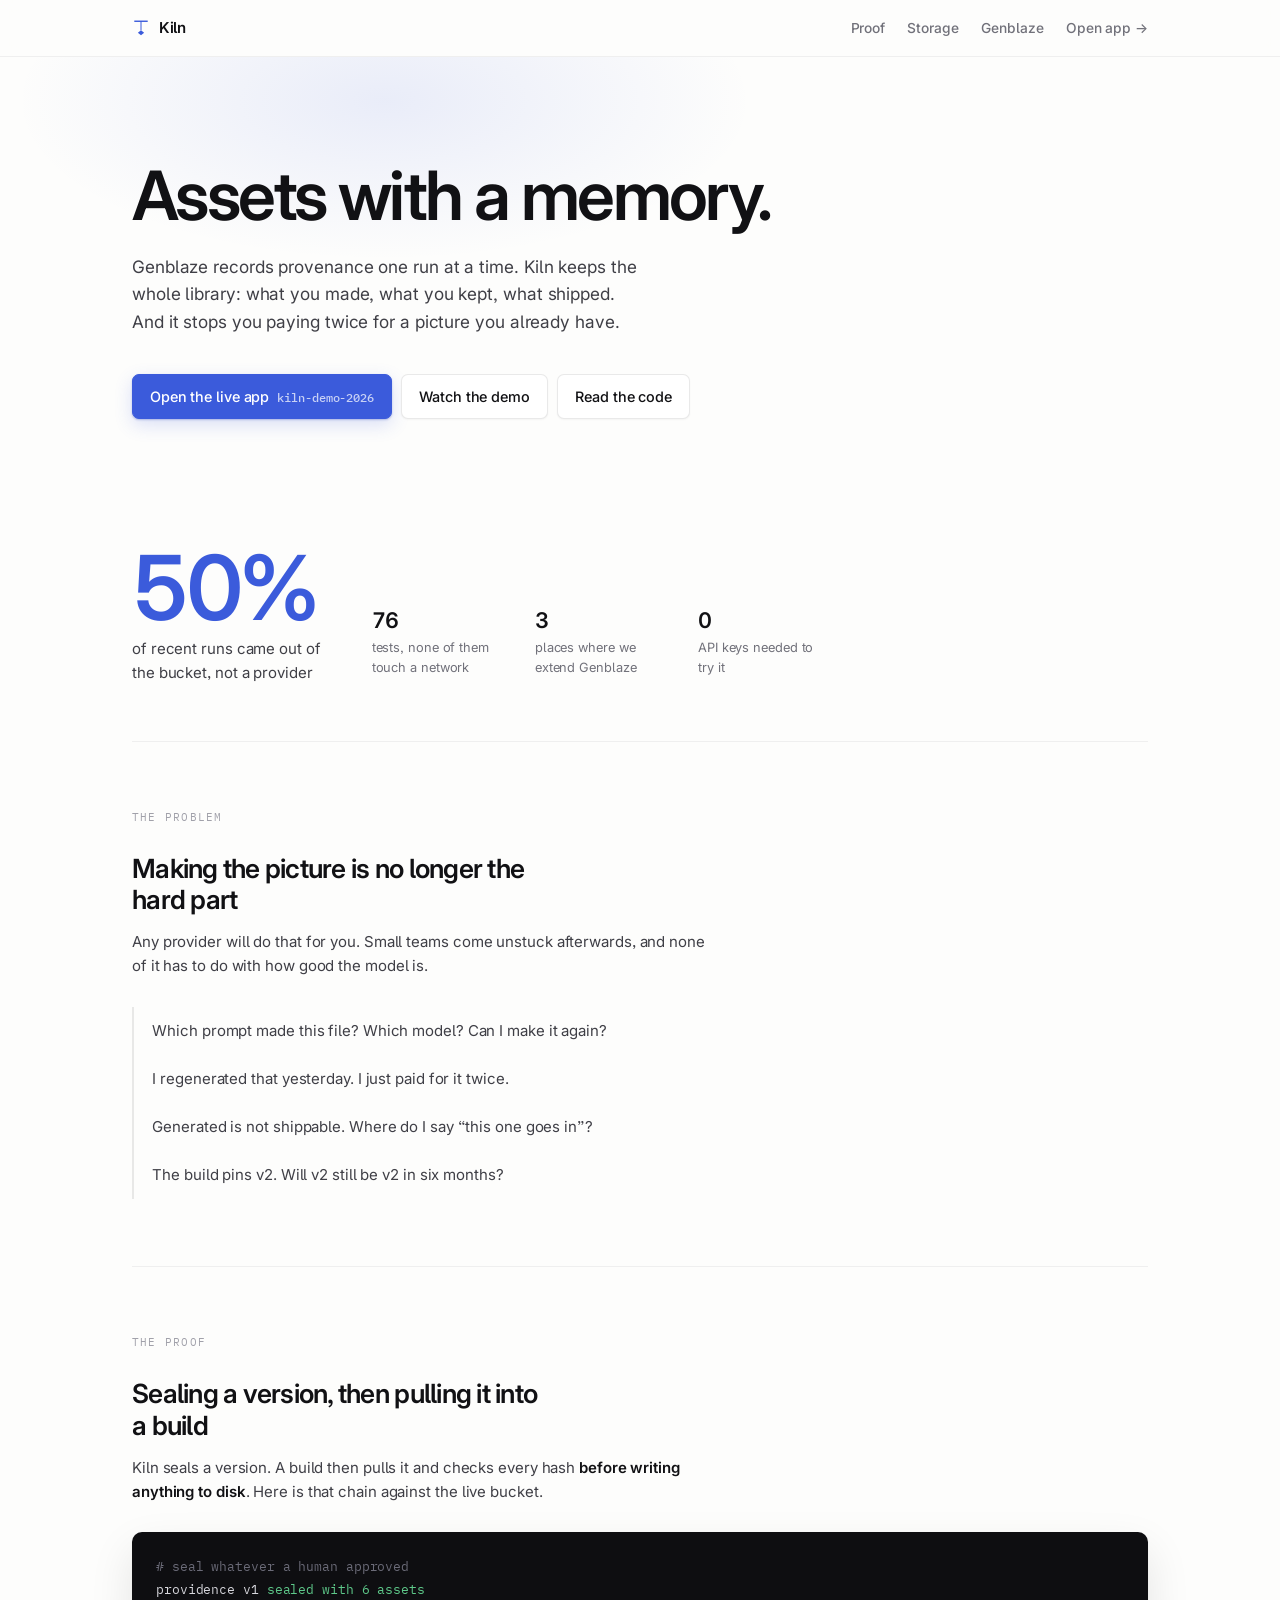
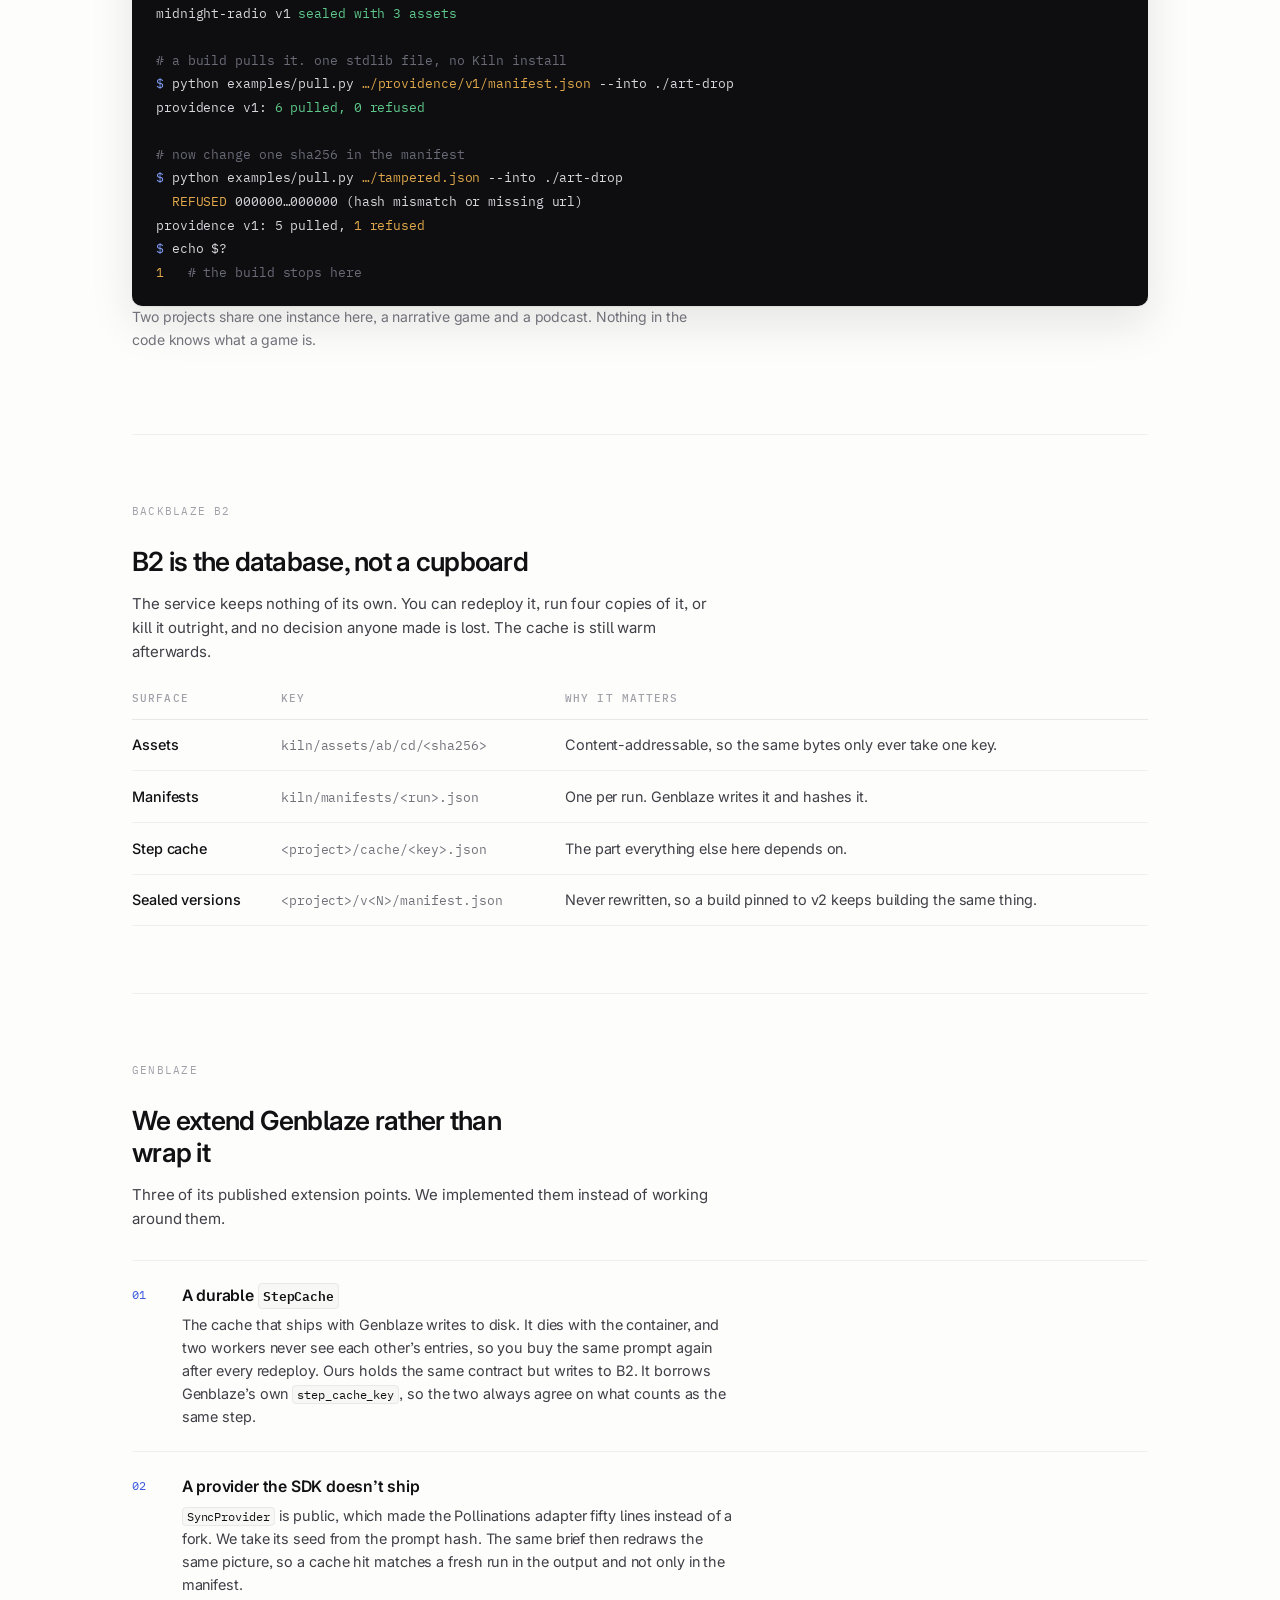
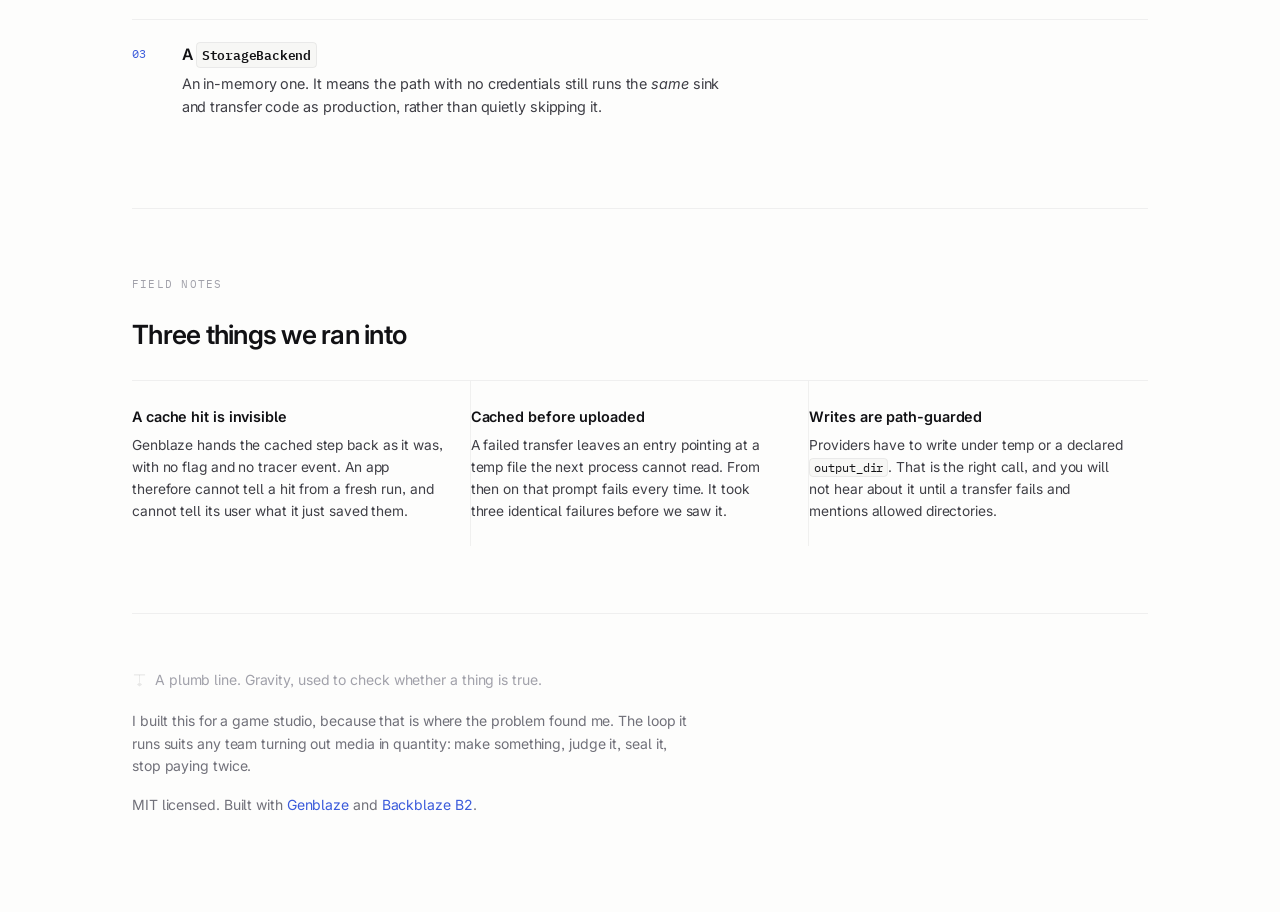
<file: static/index.html>
<!doctype html>
<html lang="en">
<head>
<meta charset="utf-8">
<meta name="viewport" content="width=device-width, initial-scale=1">
<title>Kiln, assets with a memory</title>
<meta name="description" content="A curated, versioned asset library built on Genblaze and Backblaze B2. Make something, judge it, seal it, and stop paying twice for what you already have.">
<link rel="icon" href="data:image/svg+xml,%3Csvg xmlns='http://www.w3.org/2000/svg' viewBox='0 0 24 24'%3E%3Crect width='24' height='24' fill='%233b5bdb'/%3E%3Cline x1='4' y1='3' x2='20' y2='3' stroke='%23fff' stroke-width='2.2' stroke-linecap='square'/%3E%3Cline x1='12' y1='3' x2='12' y2='15' stroke='%23fff' stroke-width='1.54'/%3E%3Cpath d='M 12 15 L 16.2 18.4 L 12 21.5 L 7.8 18.4 Z' fill='%23fff'/%3E%3C/svg%3E">
<link rel="preconnect" href="https://fonts.googleapis.com">
<link rel="preconnect" href="https://fonts.gstatic.com" crossorigin>
<link href="https://fonts.googleapis.com/css2?family=Inter:wght@400;500;600;700&family=IBM+Plex+Mono:wght@400;500&display=swap" rel="stylesheet">
<style>
  :root {
    --bg:      #fdfdfc;
    --bg2:     #f7f7f5;
    --line:    rgba(17,17,20,.09);
    --line2:   rgba(17,17,20,.055);
    --ink:     #111114;
    --ink2:    #3f3f46;
    --muted:   #71717a;
    --faint:   #a1a1aa;
    --blue:    #3b5bdb;
    --blue-d:  #2543b8;
    --danger:  #c0392b;
    --sans: 'Inter', system-ui, -apple-system, sans-serif;
    --mono: 'IBM Plex Mono', ui-monospace, 'SF Mono', Menlo, monospace;
  }
  *, *::before, *::after { box-sizing: border-box; margin: 0; padding: 0; }
  html { scroll-behavior: smooth; -webkit-text-size-adjust: 100%; }
  body {
    background: var(--bg);
    color: var(--ink);
    font-family: var(--sans);
    font-size: 15px;
    line-height: 1.6;
    letter-spacing: -0.006em;
    -webkit-font-smoothing: antialiased;
    font-feature-settings: 'cv05' 1, 'ss03' 1;
  }
  .wrap { max-width: 1080px; margin: 0 auto; padding: 0 2rem; }
  @media (max-width: 640px) { .wrap { padding: 0 1.25rem; } }

  /* ── nav ─────────────────────────────────────────────── */
  nav {
    position: sticky; top: 0; z-index: 10;
    background: rgba(253,253,252,.82);
    backdrop-filter: saturate(180%) blur(12px);
    border-bottom: 1px solid var(--line2);
  }
  nav .wrap { display: flex; align-items: center; justify-content: space-between; height: 56px; }
  .brand { display: flex; align-items: center; gap: 0.55rem; text-decoration: none; color: var(--ink); }
  .brand svg { color: var(--blue); display: block; }
  .brand span { font-weight: 600; font-size: 0.94rem; letter-spacing: -0.015em; }
  nav .links { display: flex; gap: 1.4rem; align-items: center; }
  nav .links a { color: var(--muted); text-decoration: none; font-size: 0.86rem; font-weight: 500; transition: color .15s; }
  nav .links a:hover { color: var(--ink); }
  @media (max-width: 640px) { nav .links a.hide-sm { display: none; } }

  /* ── hero: one glow, asymmetric measure ──────────────── */
  header { position: relative; padding: 6.5rem 0 5rem; overflow: hidden; }
  header::before {
    content: '';
    position: absolute; inset: -40% 30% 40% -10%;
    background: radial-gradient(closest-side, rgba(59,91,219,.10), transparent 72%);
    pointer-events: none;
  }
  header .wrap { position: relative; }
  h1 {
    font-size: clamp(2.9rem, 6.4vw, 4.25rem);
    line-height: 1.02;
    letter-spacing: -0.038em;
    font-weight: 600;
    max-width: 15ch;          /* forces the break, so the line is designed rather than accidental */
    margin-bottom: 1.4rem;
  }
  .claim { font-size: 1.075rem; color: var(--ink2); max-width: 46ch; margin-bottom: 2.4rem; }
  .claim b { color: var(--ink); font-weight: 600; }

  .actions { display: flex; flex-wrap: wrap; gap: 0.6rem; align-items: center; }
  a.btn {
    display: inline-flex; align-items: baseline; gap: 0.5rem;
    padding: 0.62rem 1.05rem;
    border-radius: 7px;
    text-decoration: none;
    font-weight: 500; font-size: 0.9rem;
    border: 1px solid var(--line);
    background: #fff; color: var(--ink);
    box-shadow: 0 1px 2px rgba(17,17,20,.04);
    transition: background .15s, border-color .15s, transform .15s;
  }
  a.btn:hover { transform: translateY(-1px); border-color: rgba(17,17,20,.18); }
  a.btn.primary {
    background: var(--blue); border-color: var(--blue); color: #fff;
    box-shadow: 0 1px 2px rgba(37,67,184,.30), 0 6px 18px rgba(59,91,219,.18);
  }
  a.btn.primary:hover { background: var(--blue-d); border-color: var(--blue-d); }
  a.btn .k { font-family: var(--mono); font-size: 0.76rem; opacity: .72; }

  /* ── the one big number, then the rest small ─────────── */
  .figures {
    display: flex; align-items: flex-end; gap: 2.6rem;
    flex-wrap: wrap;
    padding: 3rem 0 3.5rem;
    border-bottom: 1px solid var(--line2);
  }
  .figure-lead .n {
    font-size: clamp(3.6rem, 9vw, 5.6rem);
    font-weight: 600; letter-spacing: -0.05em; line-height: 0.92;
    color: var(--blue);
    font-variant-numeric: tabular-nums;
  }
  .figure-lead .l { color: var(--ink2); max-width: 22ch; margin-top: 0.5rem; }
  .figure-rest { display: flex; gap: 2.2rem; flex-wrap: wrap; padding-bottom: 0.4rem; }
  .figure-rest div .n { font-size: 1.35rem; font-weight: 600; letter-spacing: -0.02em; font-variant-numeric: tabular-nums; }
  .figure-rest div .l { font-size: 0.8rem; color: var(--muted); max-width: 16ch; }

  /* ── sections ────────────────────────────────────────── */
  section { padding: 4.2rem 0; border-bottom: 1px solid var(--line2); }
  .eyebrow {
    font-family: var(--mono);
    font-size: 0.695rem;
    text-transform: uppercase;
    letter-spacing: 0.11em;
    color: var(--faint);
    margin-bottom: 1.6rem;
  }
  h2 {
    font-size: 1.65rem; font-weight: 600; letter-spacing: -0.028em;
    line-height: 1.2; margin-bottom: 0.9rem; max-width: 24ch;
  }
  p { color: var(--ink2); max-width: 64ch; margin-bottom: 1rem; }
  p b { color: var(--ink); font-weight: 600; }
  .note { color: var(--muted); font-size: 0.875rem; }
  code {
    font-family: var(--mono); font-size: 0.845em;
    background: var(--bg2); border: 1px solid var(--line2);
    padding: 0.08em 0.34em; border-radius: 4px; color: var(--ink);
  }

  /* questions: a rule, not a card */
  .asks { list-style: none; margin: 1.8rem 0 0; }
  .asks li {
    padding: 0.75rem 0 0.75rem 1.15rem;
    border-left: 2px solid var(--line);
    color: var(--ink2);
    transition: border-color .15s, color .15s;
  }
  .asks li:hover { border-left-color: var(--blue); color: var(--ink); }

  /* B2 surfaces: a table, because it is tabular */
  table { width: 100%; border-collapse: collapse; margin-top: 1.6rem; font-size: 0.9rem; }
  th {
    text-align: left; font-weight: 500; color: var(--faint);
    font-family: var(--mono); font-size: 0.695rem; text-transform: uppercase; letter-spacing: 0.1em;
    padding-bottom: 0.7rem; border-bottom: 1px solid var(--line);
  }
  td { padding: 0.85rem 1rem 0.85rem 0; border-bottom: 1px solid var(--line2); vertical-align: top; color: var(--ink2); }
  td:first-child { color: var(--ink); font-weight: 500; white-space: nowrap; }
  td code { background: none; border: none; padding: 0; color: var(--muted); font-size: 0.8rem; }
  @media (max-width: 700px) { table, thead, tbody, tr, td, th { display: block; } th { display: none; } td { border: none; padding: 0.15rem 0; } tr { padding: 0.9rem 0; border-bottom: 1px solid var(--line2); display: block; } }

  /* seams: numbered, not boxed */
  .seams { counter-reset: seam; margin-top: 1.8rem; }
  .seam { display: grid; grid-template-columns: 2rem 1fr; gap: 1.1rem; padding: 1.4rem 0; border-top: 1px solid var(--line2); }
  .seam::before {
    counter-increment: seam; content: counter(seam, decimal-leading-zero);
    font-family: var(--mono); font-size: 0.78rem; color: var(--blue); padding-top: 0.15rem;
  }
  .seam h3 { font-size: 0.985rem; font-weight: 600; letter-spacing: -0.012em; margin-bottom: 0.3rem; }
  .seam p { margin: 0; font-size: 0.9rem; max-width: 62ch; }

  /* findings: three columns, hairline separated, no boxes */
  .finds { display: grid; grid-template-columns: repeat(auto-fit, minmax(220px, 1fr)); gap: 0; margin-top: 1.8rem; border-top: 1px solid var(--line2); }
  .find { padding: 1.5rem 1.5rem 1.5rem 0; border-right: 1px solid var(--line2); }
  .find:last-child { border-right: none; }
  .find h3 { font-size: 0.9rem; font-weight: 600; margin-bottom: 0.4rem; }
  .find p { font-size: 0.86rem; margin: 0; }
  @media (max-width: 700px) { .find { border-right: none; border-bottom: 1px solid var(--line2); padding-right: 0; } .find:last-child { border-bottom: none; } }

  /* the single dark element */
  pre {
    background: #0e0e11;
    color: #d7d7dd;
    border-radius: 10px;
    padding: 1.4rem 1.5rem;
    overflow-x: auto;
    font-family: var(--mono);
    font-size: 0.795rem;
    line-height: 1.85;
    margin-top: 1.8rem;
    box-shadow: 0 1px 2px rgba(17,17,20,.06), 0 18px 44px rgba(17,17,20,.10);
  }
  pre .c { color: #6b6b78; }
  pre .g { color: #5ec98a; }
  pre .y { color: #e0a84a; }
  pre .b { color: #7f9cf5; }

  footer { padding: 3.4rem 0 5rem; color: var(--muted); font-size: 0.875rem; }
  footer p { color: var(--muted); max-width: 62ch; }
  footer a { color: var(--blue); text-decoration: none; }
  footer a:hover { text-decoration: underline; }
  .colophon { display: flex; align-items: center; gap: 0.5rem; margin-bottom: 1.2rem; color: var(--faint); }
  .colophon svg { color: var(--line); }
</style>
</head>
<body>

<nav>
  <div class="wrap">
    <a class="brand" href="/">
      <svg width="18" height="18" viewBox="0 0 24 24" fill="none" aria-hidden="true">
        <line x1="4" y1="3" x2="20" y2="3" stroke="currentColor" stroke-width="1.9" stroke-linecap="square"/>
        <line x1="12" y1="3" x2="12" y2="15" stroke="currentColor" stroke-width="1.33"/>
        <path d="M 12 15 L 16.2 18.4 L 12 21.5 L 7.8 18.4 Z" fill="currentColor"/>
      </svg>
      <span>Kiln</span>
    </a>
    <div class="links">
      <a class="hide-sm" href="#proof">Proof</a>
      <a class="hide-sm" href="#storage">Storage</a>
      <a class="hide-sm" href="#seams">Genblaze</a>
      <a href="/app/">Open app &rarr;</a>
    </div>
  </div>
</nav>

<header>
  <div class="wrap">
    <h1>Assets with a memory.</h1>
    <p class="claim">
      Genblaze records provenance one run at a time. Kiln keeps the whole
      library: what you made, what you kept, what shipped. And it stops you
      paying twice for a picture you already have.
    </p>
    <div class="actions">
      <a class="btn primary" href="/app/">Open the live app <span class="k">kiln-demo-2026</span></a>
      <!-- TODO: replace with the YouTube URL before submitting -->
      <a class="btn" href="#" id="video">Watch the demo</a>
      <!-- TODO: replace with the GitHub URL before submitting -->
      <a class="btn" href="#" id="repo">Read the code</a>
    </div>
  </div>
</header>

<div class="wrap">

  <div class="figures">
    <div class="figure-lead">
      <div class="n">50%</div>
      <div class="l">of recent runs came out of the bucket, not a provider</div>
    </div>
    <div class="figure-rest">
      <div><div class="n">76</div><div class="l">tests, none of them touch a network</div></div>
      <div><div class="n">3</div><div class="l">places where we extend Genblaze</div></div>
      <div><div class="n">0</div><div class="l">API keys needed to try it</div></div>
    </div>
  </div>

  <section>
    <p class="eyebrow">The problem</p>
    <h2>Making the picture is no longer the hard part</h2>
    <p>Any provider will do that for you. Small teams come unstuck afterwards,
       and none of it has to do with how good the model is.</p>
    <ul class="asks">
      <li>Which prompt made this file? Which model? Can I make it again?</li>
      <li>I regenerated that yesterday. I just paid for it twice.</li>
      <li>Generated is not shippable. Where do I say “this one goes in”?</li>
      <li>The build pins v2. Will v2 still be v2 in six months?</li>
    </ul>
  </section>

  <section id="proof">
    <p class="eyebrow">The proof</p>
    <h2>Sealing a version, then pulling it into a build</h2>
    <p>Kiln seals a version. A build then pulls it and checks every hash
       <b>before writing anything to disk</b>. Here is that chain against the
       live bucket.</p>
<pre><span class="c"># seal whatever a human approved</span>
providence v1 <span class="g">sealed with 6 assets</span>
midnight-radio v1 <span class="g">sealed with 3 assets</span>

<span class="c"># a build pulls it. one stdlib file, no Kiln install</span>
<span class="b">$</span> python examples/pull.py <span class="y">…/providence/v1/manifest.json</span> --into ./art-drop
providence v1: <span class="g">6 pulled, 0 refused</span>

<span class="c"># now change one sha256 in the manifest</span>
<span class="b">$</span> python examples/pull.py <span class="y">…/tampered.json</span> --into ./art-drop
  <span class="y">REFUSED</span> 000000…000000 (hash mismatch or missing url)
providence v1: 5 pulled, <span class="y">1 refused</span>
<span class="b">$</span> echo $?
<span class="y">1</span>   <span class="c"># the build stops here</span></pre>
    <p class="note">Two projects share one instance here, a narrative game and
       a podcast. Nothing in the code knows what a game is.</p>
  </section>

  <section id="storage">
    <p class="eyebrow">Backblaze B2</p>
    <h2>B2 is the database, not a cupboard</h2>
    <p>The service keeps nothing of its own. You can redeploy it, run four
       copies of it, or kill it outright, and no decision anyone made is
       lost. The cache is still warm afterwards.</p>
    <table>
      <thead><tr><th>Surface</th><th>Key</th><th>Why it matters</th></tr></thead>
      <tbody>
        <tr>
          <td>Assets</td>
          <td><code>kiln/assets/ab/cd/&lt;sha256&gt;</code></td>
          <td>Content-addressable, so the same bytes only ever take one key.</td>
        </tr>
        <tr>
          <td>Manifests</td>
          <td><code>kiln/manifests/&lt;run&gt;.json</code></td>
          <td>One per run. Genblaze writes it and hashes it.</td>
        </tr>
        <tr>
          <td>Step cache</td>
          <td><code>&lt;project&gt;/cache/&lt;key&gt;.json</code></td>
          <td>The part everything else here depends on.</td>
        </tr>
        <tr>
          <td>Sealed versions</td>
          <td><code>&lt;project&gt;/v&lt;N&gt;/manifest.json</code></td>
          <td>Never rewritten, so a build pinned to v2 keeps building the same thing.</td>
        </tr>
      </tbody>
    </table>
  </section>

  <section id="seams">
    <p class="eyebrow">Genblaze</p>
    <h2>We extend Genblaze rather than wrap it</h2>
    <p>Three of its published extension points. We implemented them instead
       of working around them.</p>
    <div class="seams">
      <div class="seam">
        <div>
          <h3>A durable <code>StepCache</code></h3>
          <p>The cache that ships with Genblaze writes to disk. It dies with the container, and two workers never see each other’s entries, so you buy the same prompt again after every redeploy. Ours holds the same contract but writes to B2. It borrows Genblaze’s own <code>step_cache_key</code>, so the two always agree on what counts as the same step.</p>
        </div>
      </div>
      <div class="seam">
        <div>
          <h3>A provider the SDK doesn’t ship</h3>
          <p><code>SyncProvider</code> is public, which made the Pollinations adapter fifty lines instead of a fork. We take its seed from the prompt hash. The same brief then redraws the same picture, so a cache hit matches a fresh run in the output and not only in the manifest.</p>
        </div>
      </div>
      <div class="seam">
        <div>
          <h3>A <code>StorageBackend</code></h3>
          <p>An in-memory one. It means the path with no credentials still runs the <em>same</em> sink and transfer code as production, rather than quietly skipping it.</p>
        </div>
      </div>
    </div>
  </section>

  <section>
    <p class="eyebrow">Field notes</p>
    <h2>Three things we ran into</h2>
    <div class="finds">
      <div class="find">
        <h3>A cache hit is invisible</h3>
        <p>Genblaze hands the cached step back as it was, with no flag and no tracer event. An app therefore cannot tell a hit from a fresh run, and cannot tell its user what it just saved them.</p>
      </div>
      <div class="find">
        <h3>Cached before uploaded</h3>
        <p>A failed transfer leaves an entry pointing at a temp file the next process cannot read. From then on that prompt fails every time. It took three identical failures before we saw it.</p>
      </div>
      <div class="find">
        <h3>Writes are path-guarded</h3>
        <p>Providers have to write under temp or a declared <code>output_dir</code>. That is the right call, and you will not hear about it until a transfer fails and mentions allowed directories.</p>
      </div>
    </div>
  </section>

  <footer>
    <div class="colophon">
      <svg width="15" height="15" viewBox="0 0 24 24" fill="none" aria-hidden="true">
        <line x1="4" y1="3" x2="20" y2="3" stroke="currentColor" stroke-width="1.9" stroke-linecap="square"/>
        <line x1="12" y1="3" x2="12" y2="15" stroke="currentColor" stroke-width="1.33"/>
        <path d="M 12 15 L 16.2 18.4 L 12 21.5 L 7.8 18.4 Z" fill="currentColor"/>
      </svg>
      <span>A plumb line. Gravity, used to check whether a thing is true.</span>
    </div>
    <p>I built this for a game studio, because that is where the problem
       found me. The loop it runs suits any team turning out media in
       quantity: make something, judge it, seal it, stop paying twice.</p>
    <p style="margin-top:.8rem">MIT licensed. Built with <a href="https://github.com/backblaze-labs/genblaze">Genblaze</a> and <a href="https://www.backblaze.com/cloud-storage">Backblaze B2</a>.</p>
  </footer>

</div>
</body>
</html>
</file>
